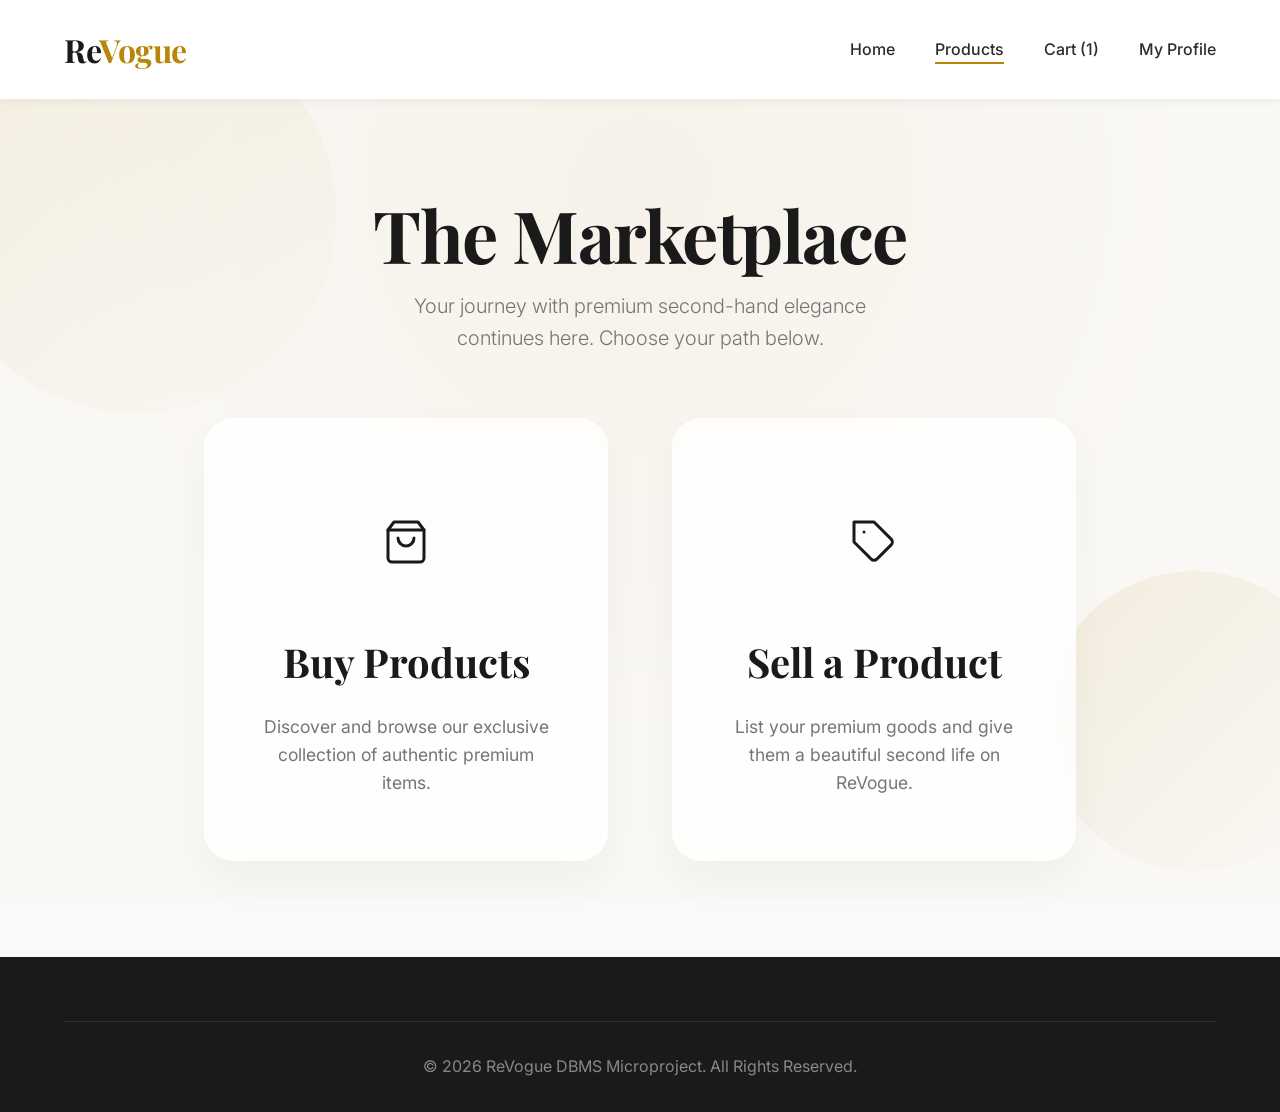
<file: products.html>
<!DOCTYPE html>
<html lang="en">

<head>
  <meta charset="UTF-8">
  <meta name="viewport" content="width=device-width, initial-scale=1.0">
  <title>Products | ReVogue</title>
  <link rel="preconnect" href="https://fonts.googleapis.com">
  <link rel="preconnect" href="https://fonts.gstatic.com" crossorigin>
  <link
    href="https://fonts.googleapis.com/css2?family=Inter:wght@300;400;500;600;700&family=Playfair+Display:ital,wght@0,600;0,700;1,600&display=swap"
    rel="stylesheet">
  <link rel="stylesheet" href="style.css">
  <style>
    /* Premium Selection Aesthetic */
    .selection-container {
      padding-top: 6rem;
      padding-bottom: 6rem;
      flex-grow: 1;
      display: flex;
      flex-direction: column;
      align-items: center;
      justify-content: center;
      background: radial-gradient(circle at 50% 10%, rgba(184, 134, 11, 0.05) 0%, transparent 60%);
      position: relative;
    }

    .selection-header {
      text-align: center;
      margin-bottom: 4rem;
      position: relative;
      z-index: 2;
    }

    .selection-header h2 {
      font-size: 4.5rem;
      font-weight: 700;
      color: var(--primary);
      margin-bottom: 1rem;
      letter-spacing: -1.5px;
      line-height: 1.1;
      text-transform: capitalize;
    }

    .selection-header p {
      color: var(--text-muted);
      font-size: 1.25rem;
      max-width: 500px;
      margin: 0 auto;
      font-weight: 300;
    }

    .selection-grid {
      display: grid;
      grid-template-columns: repeat(auto-fit, minmax(320px, 1fr));
      gap: 4rem;
      max-width: 1000px;
      width: 100%;
      padding: 0 5%;
      position: relative;
      z-index: 2;
    }

    .selection-card {
      background: rgba(255, 255, 255, 0.8);
      backdrop-filter: blur(20px);
      border-radius: 30px;
      box-shadow: 0 20px 40px rgba(0, 0, 0, 0.04), inset 0 0 0 1px rgba(255, 255, 255, 0.5);
      padding: 4rem 3rem;
      text-align: center;
      transition: all 0.5s cubic-bezier(0.25, 0.8, 0.25, 1);
      cursor: pointer;
      text-decoration: none;
      color: inherit;
      display: flex;
      flex-direction: column;
      align-items: center;
      justify-content: center;
      position: relative;
      overflow: hidden;
    }

    .selection-card::before {
      content: '';
      position: absolute;
      top: 0;
      left: 0;
      right: 0;
      bottom: 0;
      border-radius: 30px;
      padding: 2px;
      background: linear-gradient(135deg, var(--accent) 0%, transparent 50%, transparent 100%);
      -webkit-mask: linear-gradient(#fff 0 0) content-box, linear-gradient(#fff 0 0);
      -webkit-mask-composite: xor;
      mask-composite: exclude;
      opacity: 0;
      transition: opacity 0.5s ease;
    }

    .selection-card:hover {
      transform: translateY(-15px);
      box-shadow: 0 30px 60px rgba(0, 0, 0, 0.08);
      background: #ffffff;
    }

    .selection-card:hover::before {
      opacity: 1;
    }

    .selection-icon {
      font-size: 4.5rem;
      margin-bottom: 2rem;
      color: var(--primary);
      transition: transform 0.5s ease;
      position: relative;
    }

    .selection-card:hover .selection-icon {
      transform: scale(1.1) rotate(-5deg);
    }

    .selection-title {
      font-family: 'Playfair Display', serif;
      font-size: 2.5rem;
      margin-bottom: 1.2rem;
      color: var(--primary);
      transition: color 0.3s ease;
    }

    .selection-card:hover .selection-title {
      color: var(--accent);
    }

    .selection-desc {
      color: var(--text-muted);
      font-size: 1.1rem;
      line-height: 1.6;
    }

    /* Decorative floating elements */
    .decor-circle {
      position: absolute;
      border-radius: 50%;
      background: linear-gradient(135deg, rgba(184, 134, 11, 0.1) 0%, transparent 100%);
      z-index: 0;
      animation: drift 15s infinite alternate ease-in-out;
    }

    .dc-1 {
      width: 400px;
      height: 400px;
      top: -10%;
      left: -5%;
    }

    .dc-2 {
      width: 300px;
      height: 300px;
      bottom: 10%;
      right: -5%;
      animation-delay: -5s;
    }

    @keyframes drift {
      0% {
        transform: translate(0, 0) rotate(0deg);
      }

      100% {
        transform: translate(30px, -30px) rotate(10deg);
      }
    }
  </style>
</head>

<body style="min-height: 100vh; display: flex; flex-direction: column;">

  <nav class="navbar">
    <a href="index.html" class="brand-logo">Re<span>Vogue</span></a>
    <ul class="nav-links">
      <li><a href="index.html">Home</a></li>
      <li><a href="products.html" class="active">Products</a></li>
      <li><a href="cart.html">Cart (<span id="nav-cart-count">0</span>)</a></li>
      <li><a href="profile.html">My Profile</a></li>
    </ul>
  </nav>

  <div class="selection-container">
    <!-- Decorative background elements -->
    <div class="decor-circle dc-1"></div>
    <div class="decor-circle dc-2"></div>

    <div class="selection-header">
      <h2>The Marketplace</h2>
      <p>Your journey with premium second-hand elegance continues here. Choose your path below.</p>
    </div>

    <div class="selection-grid">
      <a href="buy.html" class="selection-card">
        <div class="selection-icon">
          <svg width="48" height="48" viewBox="0 0 24 24" fill="none" stroke="currentColor" stroke-width="1.5"
            stroke-linecap="round" stroke-linejoin="round">
            <path d="M6 2L3 6v14a2 2 0 0 0 2 2h14a2 2 0 0 0 2-2V6l-3-4z"></path>
            <line x1="3" y1="6" x2="21" y2="6"></line>
            <path d="M16 10a4 4 0 0 1-8 0"></path>
          </svg>
        </div>
        <h3 class="selection-title">Buy Products</h3>
        <p class="selection-desc">Discover and browse our exclusive collection of authentic premium items.</p>
      </a>

      <a href="sell.html" class="selection-card">
        <div class="selection-icon">
          <svg width="48" height="48" viewBox="0 0 24 24" fill="none" stroke="currentColor" stroke-width="1.5"
            stroke-linecap="round" stroke-linejoin="round">
            <path d="M20.59 13.41l-7.17 7.17a2 2 0 0 1-2.83 0L2 12V2h10l8.59 8.59a2 2 0 0 1 0 2.82z"></path>
            <line x1="7" y1="7" x2="7.01" y2="7"></line>
          </svg>
        </div>
        <h3 class="selection-title">Sell a Product</h3>
        <p class="selection-desc">List your premium goods and give them a beautiful second life on ReVogue.</p>
      </a>
    </div>
  </div>

  <footer>
    <div class="footer-bottom" style="margin-top: 0; padding-top: 2rem;">
      &copy; 2026 ReVogue DBMS Microproject. All Rights Reserved.
    </div>
  </footer>

  <script src="script.js"></script>
</body>

</html>
</file>
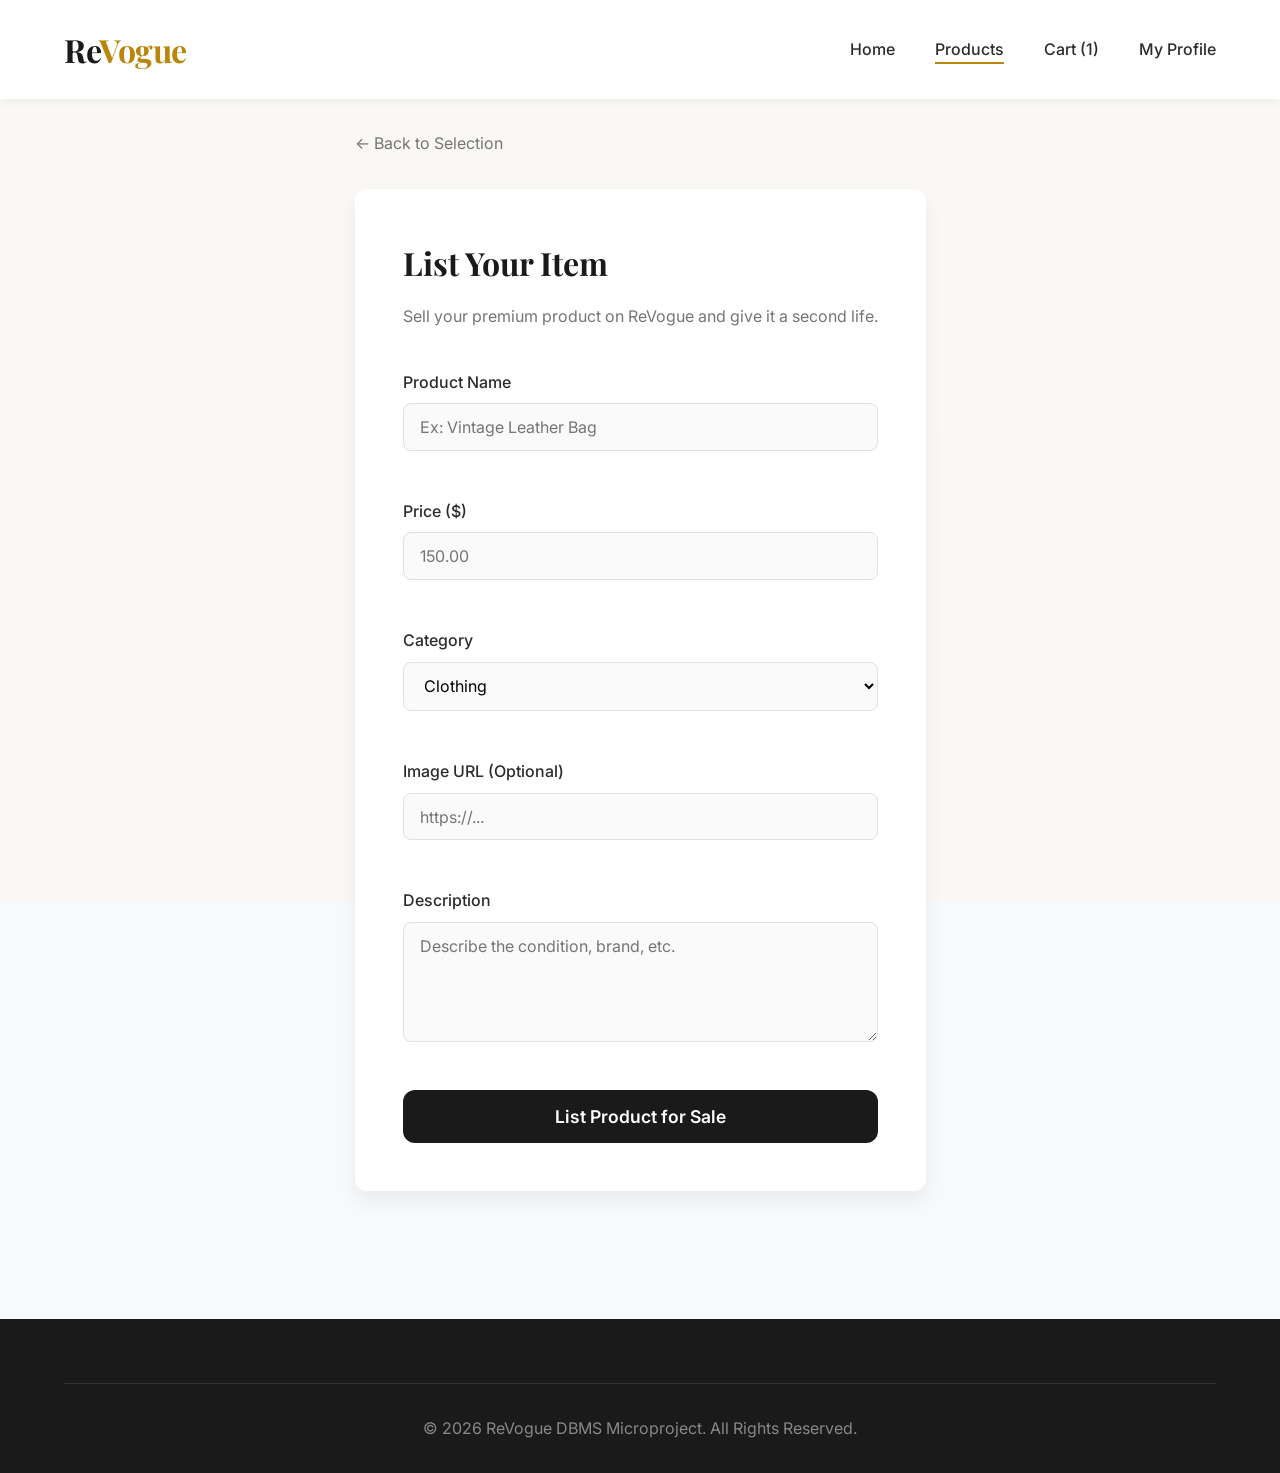
<file: sell.html>
<!DOCTYPE html>
<html lang="en">
<head>
  <meta charset="UTF-8">
  <meta name="viewport" content="width=device-width, initial-scale=1.0">
  <title>Sell a Product | ReVogue</title>
  <link rel="preconnect" href="https://fonts.googleapis.com">
  <link rel="preconnect" href="https://fonts.gstatic.com" crossorigin>
  <link href="https://fonts.googleapis.com/css2?family=Inter:wght@300;400;500;600;700&family=Playfair+Display:ital,wght@0,600;0,700;1,600&display=swap" rel="stylesheet">
  <link rel="stylesheet" href="style.css">
</head>
<body style="min-height: 100vh; display: flex; flex-direction: column;">

  <nav class="navbar">
    <a href="index.html" class="brand-logo">Re<span>Vogue</span></a>
    <ul class="nav-links">
      <li><a href="index.html">Home</a></li>
      <li><a href="products.html" class="active">Products</a></li>
      <li><a href="cart.html">Cart (<span id="nav-cart-count">0</span>)</a></li>
      <li><a href="profile.html">My Profile</a></li>
    </ul>
  </nav>

  <div class="container" style="padding-top: 2rem; flex-grow: 1;">
    
    <div style="margin-bottom: 2rem;">
      <a href="products.html" style="text-decoration: none; color: var(--text-muted);">&larr; Back to Selection</a>
    </div>

    <!-- Add Your Product Section (Selling) -->
    <div id="sell-section">
      <div style="background: var(--surface); padding: 3rem; border-radius: var(--radius); box-shadow: var(--shadow-md); margin-bottom: 4rem; max-width: 800px; margin-inline: auto;">
        <h2 class="section-title" style="margin-bottom: 1rem; text-align: left; font-size: 2rem;">List Your Item</h2>
        <p style="color: var(--text-muted); margin-bottom: 2.5rem;">Sell your premium product on ReVogue and give it a second life.</p>
        
        <form id="add-product-form" onsubmit="handleAddProduct(event)">
          <div style="display: grid; grid-template-columns: repeat(auto-fit, minmax(280px, 1fr)); gap: 1.5rem;">
            <div class="form-group">
              <label for="prodName">Product Name</label>
              <input type="text" id="prodName" class="form-control" required placeholder="Ex: Vintage Leather Bag">
            </div>
            <div class="form-group">
              <label for="prodPrice">Price ($)</label>
              <input type="number" id="prodPrice" class="form-control" step="0.01" required placeholder="150.00">
            </div>
            <div class="form-group">
              <label for="prodCat">Category</label>
              <select id="prodCat" class="form-control" required>
                <option value="Clothing">Clothing</option>
                <option value="Accessories">Accessories</option>
                <option value="Furniture">Furniture</option>
                <option value="Electronics">Electronics</option>
                <option value="Other">Other</option>
              </select>
            </div>
            <div class="form-group">
              <label for="prodImg">Image URL (Optional)</label>
              <input type="url" id="prodImg" class="form-control" placeholder="https://...">
            </div>
          </div>
          <div class="form-group" style="margin-top: 1.5rem;">
            <label for="prodDesc">Description</label>
            <textarea id="prodDesc" class="form-control" required placeholder="Describe the condition, brand, etc."></textarea>
          </div>
          <button type="submit" class="btn btn-primary" style="width: 100%; margin-top: 1rem; font-size: 1.1rem; padding: 1rem;">List Product for Sale</button>
        </form>
      </div>
    </div>
  </div>

  <footer>
    <div class="footer-bottom" style="margin-top: 0; padding-top: 2rem;">
      &copy; 2026 ReVogue DBMS Microproject. All Rights Reserved.
    </div>
  </footer>

  <script src="script.js"></script>
</body>
</html>
</file>
<file: style.css>
:root {
  --primary: #1A1A1A;
  --bg-color: #F8F9FA;
  --surface: #FFFFFF;
  --accent: #B8860B;
  /* Dark Gold */
  --text-main: #2C2C2C;
  --text-muted: #757575;
  --danger: #E53935;
  --success: #43A047;
  --border: #E0E0E0;
  --shadow-sm: 0 4px 6px rgba(0, 0, 0, 0.04);
  --shadow-md: 0 10px 20px rgba(0, 0, 0, 0.06);
  --shadow-lg: 0 20px 40px rgba(0, 0, 0, 0.08);
  --transition: all 0.3s cubic-bezier(0.25, 0.8, 0.25, 1);
  --radius: 12px;
}

* {
  margin: 0;
  padding: 0;
  box-sizing: border-box;
}

body {
  font-family: 'Inter', sans-serif;
  background-color: var(--bg-color);
  background-image:
    linear-gradient(rgba(250, 248, 245, 0.85), rgba(250, 248, 245, 0.95)),
    url('https://images.unsplash.com/photo-1600607686527-6fb886090705?ixlib=rb-1.2.1&auto=format&fit=crop&w=2000&q=80');
  background-size: cover;
  background-position: center;
  background-attachment: fixed;
  color: var(--text-main);
  line-height: 1.6;
}

h1,
h2,
h3,
h4,
h5,
.brand-logo {
  font-family: 'Playfair Display', serif;
}

/* NAVBAR */
.navbar {
  display: flex;
  justify-content: space-between;
  align-items: center;
  padding: 1.5rem 5%;
  background: var(--surface);
  box-shadow: var(--shadow-sm);
  position: sticky;
  top: 0;
  z-index: 1000;
}

.brand-logo {
  font-size: 2rem;
  font-weight: 700;
  color: var(--primary);
  text-decoration: none;
  letter-spacing: -0.5px;
}

.brand-logo span {
  color: var(--accent);
}

.nav-links {
  display: flex;
  gap: 2.5rem;
  list-style: none;
}

.nav-links a {
  text-decoration: none;
  color: var(--text-main);
  font-weight: 500;
  font-size: 1rem;
  transition: var(--transition);
  position: relative;
}

.nav-links a::after {
  content: '';
  position: absolute;
  width: 0%;
  height: 2px;
  bottom: -5px;
  left: 0;
  background-color: var(--accent);
  transition: var(--transition);
}

.nav-links a:hover::after,
.nav-links a.active::after {
  width: 100%;
}

.nav-links a:hover {
  color: var(--accent);
}

/* BUTTONS */
.btn {
  display: inline-block;
  padding: 0.8rem 1.8rem;
  border: none;
  border-radius: var(--radius);
  font-family: 'Inter', sans-serif;
  font-weight: 600;
  font-size: 1rem;
  cursor: pointer;
  transition: var(--transition);
  text-decoration: none;
  text-align: center;
}

.btn-primary {
  background-color: var(--primary);
  color: #fff;
}

.btn-primary:hover {
  background-color: #000;
  transform: translateY(-2px);
  box-shadow: var(--shadow-md);
}

.btn-outline {
  background-color: transparent;
  color: var(--primary);
  border: 2px solid var(--primary);
}

.btn-outline:hover {
  background-color: var(--primary);
  color: #fff;
}

.btn-danger {
  background-color: transparent;
  color: var(--danger);
  border: 1px solid var(--danger);
}

.btn-danger:hover {
  background-color: var(--danger);
  color: #fff;
}

/* HERO SECTION */
.hero {
  min-height: 85vh;
  display: flex;
  align-items: center;
  justify-content: space-between;
  padding: 4rem 8%;
  background: linear-gradient(135deg, #eeeeee 0%, #f9f9f9 100%);
  position: relative;
  overflow: hidden;
}

.hero::after {
  content: '';
  position: absolute;
  top: -50%;
  right: -20%;
  width: 800px;
  height: 800px;
  background: radial-gradient(circle, rgba(255, 255, 255, 0.6) 0%, transparent 70%);
  border-radius: 50%;
  z-index: 0;
}

.hero-left {
  flex: 1;
  max-width: 550px;
  position: relative;
  z-index: 2;
}

.hero-title {
  font-size: 4rem;
  line-height: 1.1;
  margin-bottom: 1.5rem;
  color: var(--primary);
  font-family: 'Inter', sans-serif;
  font-weight: 700;
  letter-spacing: -1px;
}

.hero-subtitle {
  font-size: 1.1rem;
  color: var(--text-muted);
  margin-bottom: 2.5rem;
  line-height: 1.6;
  max-width: 450px;
}

.hero-btn {
  border-radius: 30px;
  padding: 1rem 2.8rem;
  font-size: 1.05rem;
  background-color: #000;
  color: #fff;
  transition: all 0.3s ease;
}

.hero-btn:hover {
  background-color: #333;
  transform: translateY(-3px);
  box-shadow: 0 10px 20px rgba(0, 0, 0, 0.15);
}

.hero-right {
  flex: 1;
  position: relative;
  display: flex;
  justify-content: center;
  align-items: center;
  z-index: 10;
}

.hero-image-main {
  width: 100%;
  max-width: 400px;
  height: auto;
  border-radius: 20px;
  animation: float 6s ease-in-out infinite;
  filter: drop-shadow(0 30px 40px rgba(0, 0, 0, 0.1));
}

@keyframes float {
  0% {
    transform: translateY(0px);
  }

  50% {
    transform: translateY(-20px);
  }

  100% {
    transform: translateY(0px);
  }
}

/* Floating aesthetic cards */
.floating-card {
  position: absolute;
  background: rgba(255, 255, 255, 0.95);
  backdrop-filter: blur(10px);
  border-radius: 24px;
  padding: 1.2rem 1.8rem;
  box-shadow: 0 15px 35px rgba(0, 0, 0, 0.08);
  display: flex;
  align-items: center;
  gap: 1.5rem;
  animation: float 8s ease-in-out infinite reverse;
}

.fc-content {
  display: flex;
  flex-direction: column;
}

.fc-content small {
  color: var(--text-muted);
  font-size: 0.8rem;
  text-transform: uppercase;
  letter-spacing: 0.5px;
  margin-bottom: 0.2rem;
}

.fc-content strong {
  color: var(--primary);
  font-size: 1.15rem;
}

.fc-icon {
  width: 28px;
  height: 28px;
  background: #000;
  color: #fff;
  border-radius: 50%;
  display: flex;
  align-items: center;
  justify-content: center;
  font-size: 0.7rem;
  cursor: pointer;
  transition: transform 0.3s ease;
}

.fc-icon:hover {
  transform: scale(1.1);
  background: var(--accent);
}

.c-1 {
  bottom: 8%;
  left: -5%;
}

.c-2 {
  bottom: -5%;
  right: 15%;
  animation-delay: -2s;
}

/* CONTAINER */
.container {
  max-width: 1200px;
  margin: 0 auto;
  padding: 4rem 5%;
}

.section-title {
  font-size: 2.5rem;
  text-align: center;
  margin-bottom: 3rem;
  color: var(--primary);
}

/* PRODUCT GRID */
.products-grid {
  display: grid;
  grid-template-columns: repeat(auto-fill, minmax(280px, 1fr));
  gap: 2.5rem;
}

.product-card {
  background: var(--surface);
  border-radius: var(--radius);
  overflow: hidden;
  box-shadow: var(--shadow-sm);
  transition: var(--transition);
  position: relative;
  display: flex;
  flex-direction: column;
}

.product-card:hover {
  transform: translateY(-8px);
  box-shadow: var(--shadow-lg);
}

.product-img {
  width: 100%;
  height: 250px;
  object-fit: cover;
  background: #f0f0f0;
}

.product-info {
  padding: 1.5rem;
  display: flex;
  flex-direction: column;
  flex-grow: 1;
}

.product-category {
  font-size: 0.85rem;
  color: var(--accent);
  text-transform: uppercase;
  letter-spacing: 1px;
  margin-bottom: 0.5rem;
  font-weight: 600;
}

.product-name {
  font-size: 1.25rem;
  color: var(--primary);
  margin-bottom: 0.5rem;
  font-family: 'Inter', sans-serif;
}

.product-seller {
  font-size: 0.9rem;
  color: var(--text-muted);
  margin-bottom: 1rem;
}

.product-footer {
  display: flex;
  justify-content: space-between;
  align-items: center;
  margin-top: auto;
  padding-top: 1rem;
  border-top: 1px solid var(--border);
}

.product-price {
  font-size: 1.4rem;
  font-weight: 700;
  color: var(--primary);
}

/* FORMS */
.form-container {
  background: var(--surface);
  padding: 3rem;
  border-radius: var(--radius);
  box-shadow: var(--shadow-md);
  max-width: 600px;
  margin: 0 auto;
}

.form-group {
  margin-bottom: 1.5rem;
}

.form-group label {
  display: block;
  font-weight: 500;
  margin-bottom: 0.5rem;
  color: var(--text-main);
}

.form-control {
  width: 100%;
  padding: 0.8rem 1rem;
  border: 1px solid var(--border);
  border-radius: 8px;
  font-family: inherit;
  font-size: 1rem;
  transition: var(--transition);
  background-color: #fafafa;
}

.form-control:focus {
  outline: none;
  border-color: var(--accent);
  background-color: #fff;
  box-shadow: 0 0 0 3px rgba(184, 134, 11, 0.1);
}

textarea.form-control {
  min-height: 120px;
  resize: vertical;
}

/* CART */
.cart-wrap {
  display: grid;
  grid-template-columns: 2fr 1fr;
  gap: 3rem;
}

.cart-table {
  width: 100%;
  border-collapse: collapse;
}

.cart-table th,
.cart-table td {
  padding: 1.5rem;
  text-align: left;
  border-bottom: 1px solid var(--border);
}

.cart-table th {
  font-weight: 600;
  color: var(--text-muted);
  text-transform: uppercase;
  font-size: 0.85rem;
  letter-spacing: 1px;
}

.cart-item-row {
  transition: var(--transition);
}

.cart-item-row:hover {
  background-color: rgba(0, 0, 0, 0.01);
}

.cart-product-info {
  display: flex;
  align-items: center;
  gap: 1rem;
}

.cart-img {
  width: 80px;
  height: 80px;
  border-radius: 8px;
  object-fit: cover;
  background: #eee;
}

.qty-input {
  width: 60px;
  padding: 0.5rem;
  border: 1px solid var(--border);
  border-radius: 6px;
  text-align: center;
}

.cart-summary {
  background: var(--surface);
  padding: 2rem;
  border-radius: var(--radius);
  box-shadow: var(--shadow-sm);
  height: fit-content;
}

.summary-row {
  display: flex;
  justify-content: space-between;
  margin-bottom: 1rem;
  font-size: 1.1rem;
}

.summary-total {
  font-size: 1.5rem;
  font-weight: 700;
  border-top: 1px solid var(--border);
  padding-top: 1rem;
  margin-top: 1rem;
}

/* PROFILE */
.profile-wrap {
  display: grid;
  grid-template-columns: 1fr 2fr;
  gap: 3rem;
}

.profile-card {
  background: var(--surface);
  padding: 2rem;
  border-radius: var(--radius);
  box-shadow: var(--shadow-sm);
  text-align: center;
}

.profile-avatar {
  width: 120px;
  height: 120px;
  border-radius: 50%;
  background: var(--accent);
  color: white;
  display: flex;
  align-items: center;
  justify-content: center;
  font-size: 3rem;
  font-weight: bold;
  margin: 0 auto 1.5rem;
}

.profile-stats {
  display: flex;
  justify-content: space-around;
  margin-top: 2rem;
  border-top: 1px solid var(--border);
  padding-top: 2rem;
}

.stat h3 {
  font-size: 1.5rem;
  color: var(--primary);
}

.stat p {
  font-size: 0.9rem;
  color: var(--text-muted);
}

.profile-content {
  display: flex;
  flex-direction: column;
  gap: 2rem;
}

/* TABS (For Profile) */
.tabs {
  display: flex;
  gap: 1rem;
  border-bottom: 1px solid var(--border);
  margin-bottom: 2rem;
}

.tab {
  padding: 1rem 2rem;
  font-weight: 500;
  color: var(--text-muted);
  cursor: pointer;
  border-bottom: 2px solid transparent;
  transition: var(--transition);
}

.tab.active,
.tab:hover {
  color: var(--primary);
  border-bottom-color: var(--accent);
}

/* FOOTER */
footer {
  background: var(--primary);
  color: #fff;
  padding: 4rem 5% 2rem;
  margin-top: auto;
}

.footer-content {
  display: grid;
  grid-template-columns: repeat(auto-fit, minmax(200px, 1fr));
  gap: 2rem;
  max-width: 1200px;
  margin: 0 auto;
}

.footer-col h3 {
  font-family: 'Inter', sans-serif;
  font-size: 1.2rem;
  margin-bottom: 1.5rem;
}

.footer-col ul {
  list-style: none;
}

.footer-col ul li {
  margin-bottom: 0.8rem;
}

.footer-col ul li a {
  color: #ccc;
  text-decoration: none;
  transition: var(--transition);
}

.footer-col ul li a:hover {
  color: var(--accent);
}

.footer-bottom {
  text-align: center;
  padding-top: 2rem;
  margin-top: 2rem;
  border-top: 1px solid rgba(255, 255, 255, 0.1);
  color: #888;
}

/* MEDIA QUERIES */
@media (max-width: 768px) {
  .hero-title {
    font-size: 3rem;
  }

  .nav-links {
    display: none;
  }

  /* Add hamburger menu logic later if needed */
  .cart-wrap,
  .profile-wrap {
    grid-template-columns: 1fr;
  }

  .cart-table thead {
    display: none;
  }

  .cart-table,
  .cart-table tbody,
  .cart-table tr,
  .cart-table td {
    display: block;
    width: 100%;
  }

  .cart-table td {
    text-align: right;
    padding-left: 50%;
    position: relative;
    border-bottom: none;
  }

  .cart-table tr {
    border-bottom: 1px solid var(--border);
    padding-bottom: 1rem;
    margin-bottom: 1rem;
  }

  .cart-table td::before {
    content: attr(data-label);
    position: absolute;
    left: 0;
    width: 50%;
    padding-left: 15px;
    font-weight: bold;
    text-align: left;
  }
}

/* AUTHENTICATION */
.auth-container {
  display: flex;
  background: var(--surface);
  border-radius: 20px;
  overflow: hidden;
  box-shadow: var(--shadow-lg);
  max-width: 1000px;
  margin: 2rem auto 4rem;
  min-height: 550px;
}

.auth-left {
  flex: 1;
  position: relative;
  display: none;
}

@media (min-width: 768px) {
  .auth-left {
    display: block;
  }
}

.auth-image {
  width: 100%;
  height: 100%;
  object-fit: cover;
}

.auth-overlay {
  position: absolute;
  top: 0;
  left: 0;
  width: 100%;
  height: 100%;
  background: linear-gradient(to top, rgba(0, 0, 0, 0.8) 0%, rgba(0, 0, 0, 0.2) 100%);
  display: flex;
  flex-direction: column;
  justify-content: flex-end;
  padding: 3rem;
  color: white;
}

.auth-overlay h2 {
  font-family: 'Playfair Display', serif;
  font-size: 2.5rem;
  margin-bottom: 0.5rem;
}

.auth-overlay p {
  font-size: 1.1rem;
  opacity: 0.9;
}

.auth-right {
  flex: 1;
  padding: 4rem 3rem;
  display: flex;
  flex-direction: column;
  justify-content: center;
}

.auth-form {
  animation: fadeIn 0.4s ease;
}

@keyframes fadeIn {
  from {
    opacity: 0;
    transform: translateY(10px);
  }

  to {
    opacity: 1;
    transform: translateY(0);
  }
}
</file>
